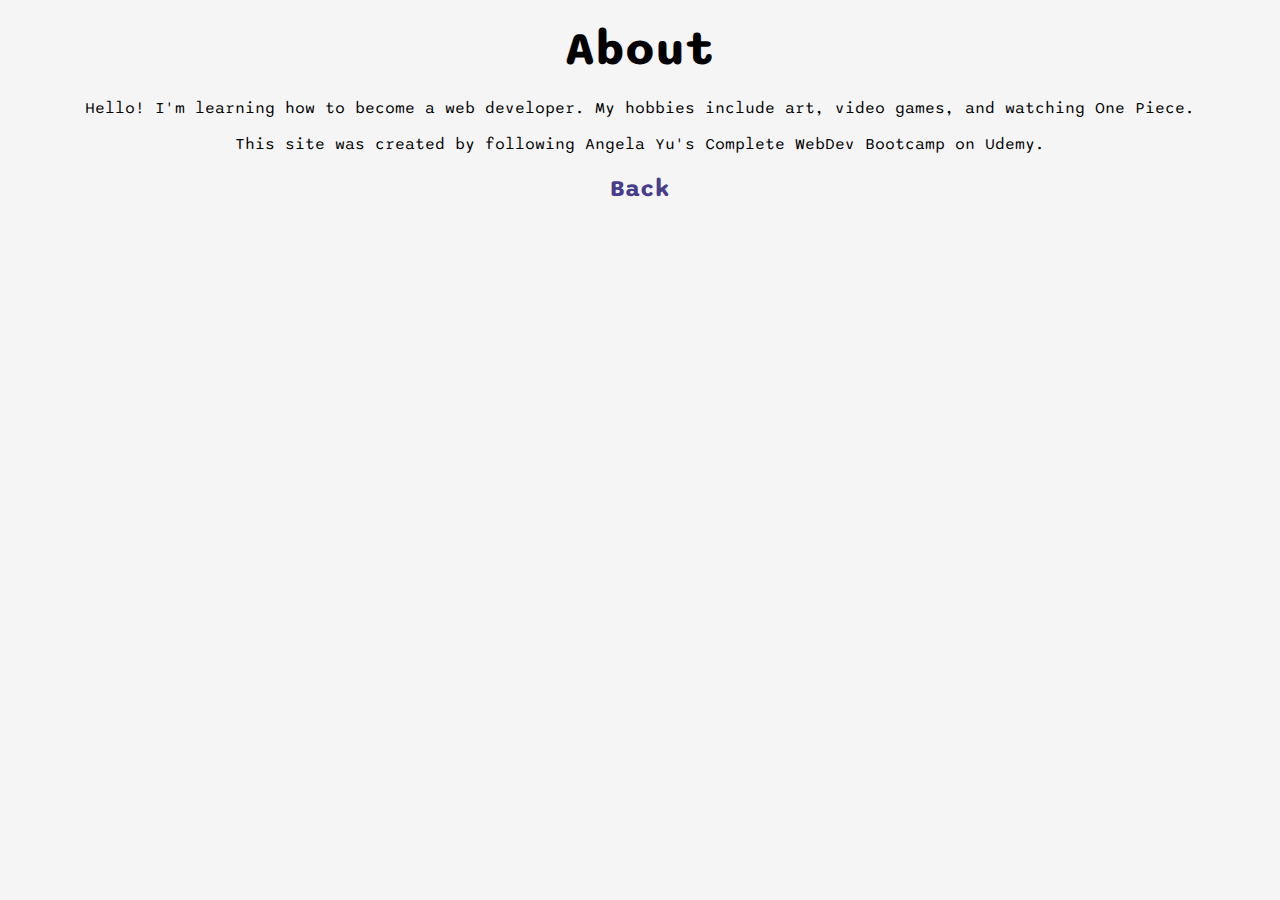
<file: public/about.html>
<!DOCTYPE html>
<html lang="en">
    <head>
        <meta charset="UTF-8">
        <meta name="viewport" content="width=device-width, initial-scale=1.0">
        <title>About</title>
        <link rel="stylesheet" href="../styles.css">
        <link rel="preconnect" href="https://fonts.googleapis.com">
        <link rel="preconnect" href="https://fonts.gstatic.com" crossorigin>
        <link href="https://fonts.googleapis.com/css2?family=Sono:wght@400;700&display=swap" rel="stylesheet">
    </head>
    <body>
        <h1>About</h1>
        <p>Hello! I'm learning how to become a web developer. My hobbies include art, video games, and watching One Piece.</p>
        <p>This site was created by following Angela Yu's Complete WebDev Bootcamp on Udemy.</p>

        <a href="../index.html"><h2>Back</h2>
    </body>
</html>
</file>
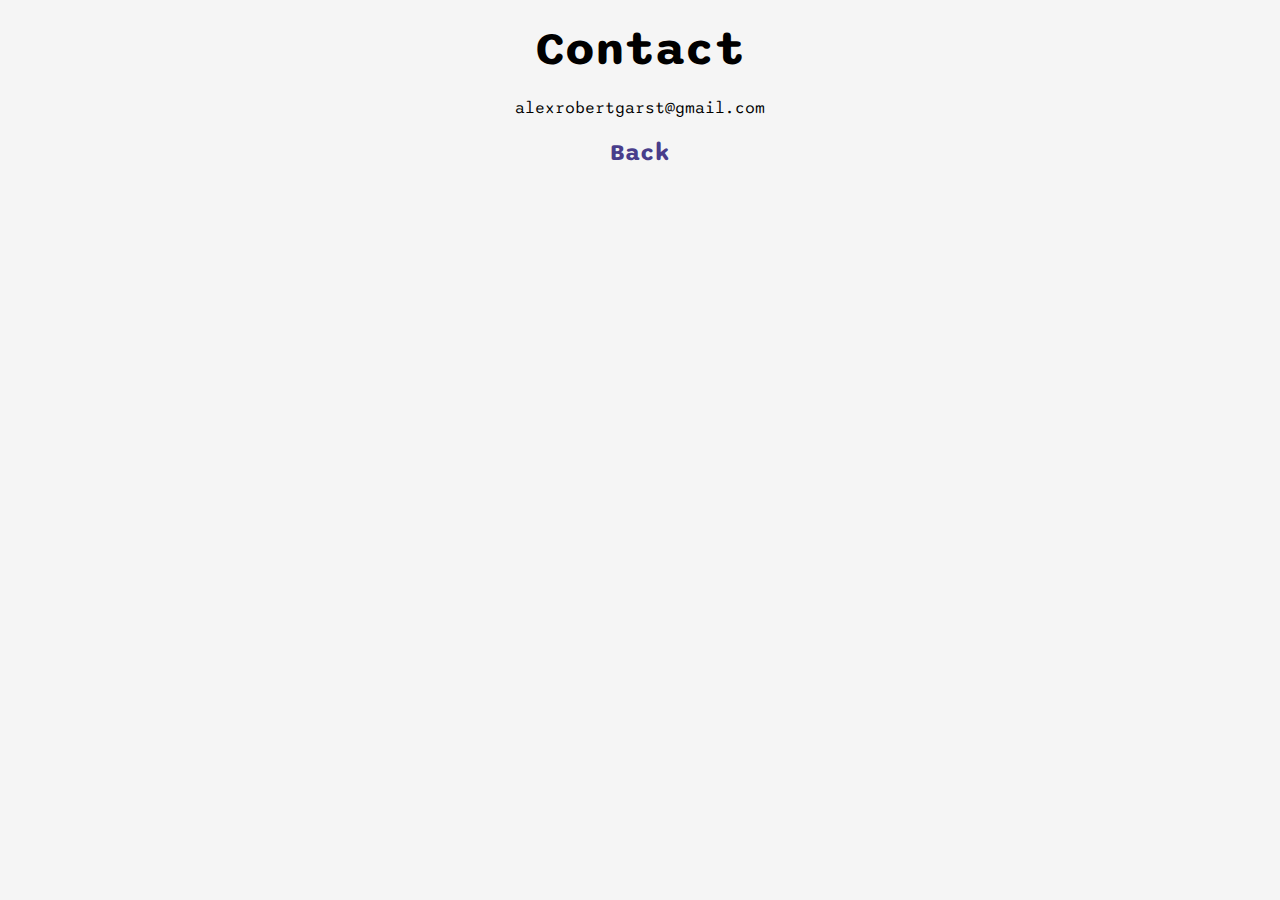
<file: public/contact.html>
<!DOCTYPE html>
<html lang="en">
    <head>
        <meta charset="UTF-8">
        <meta name="viewport" content="width=device-width, initial-scale=1.0">
        <title>Contact</title>
        <link rel="stylesheet" href="../styles.css">
        <link rel="preconnect" href="https://fonts.googleapis.com">
        <link rel="preconnect" href="https://fonts.gstatic.com" crossorigin>
        <link href="https://fonts.googleapis.com/css2?family=Sono:wght@400;700&display=swap" rel="stylesheet">
    </head>
    <body>
        <h1>Contact</h1>
        <p>alexrobertgarst@gmail.com</p>

        <a href="../index.html"><h2>Back</h2>
    </body>
</html>
</file>
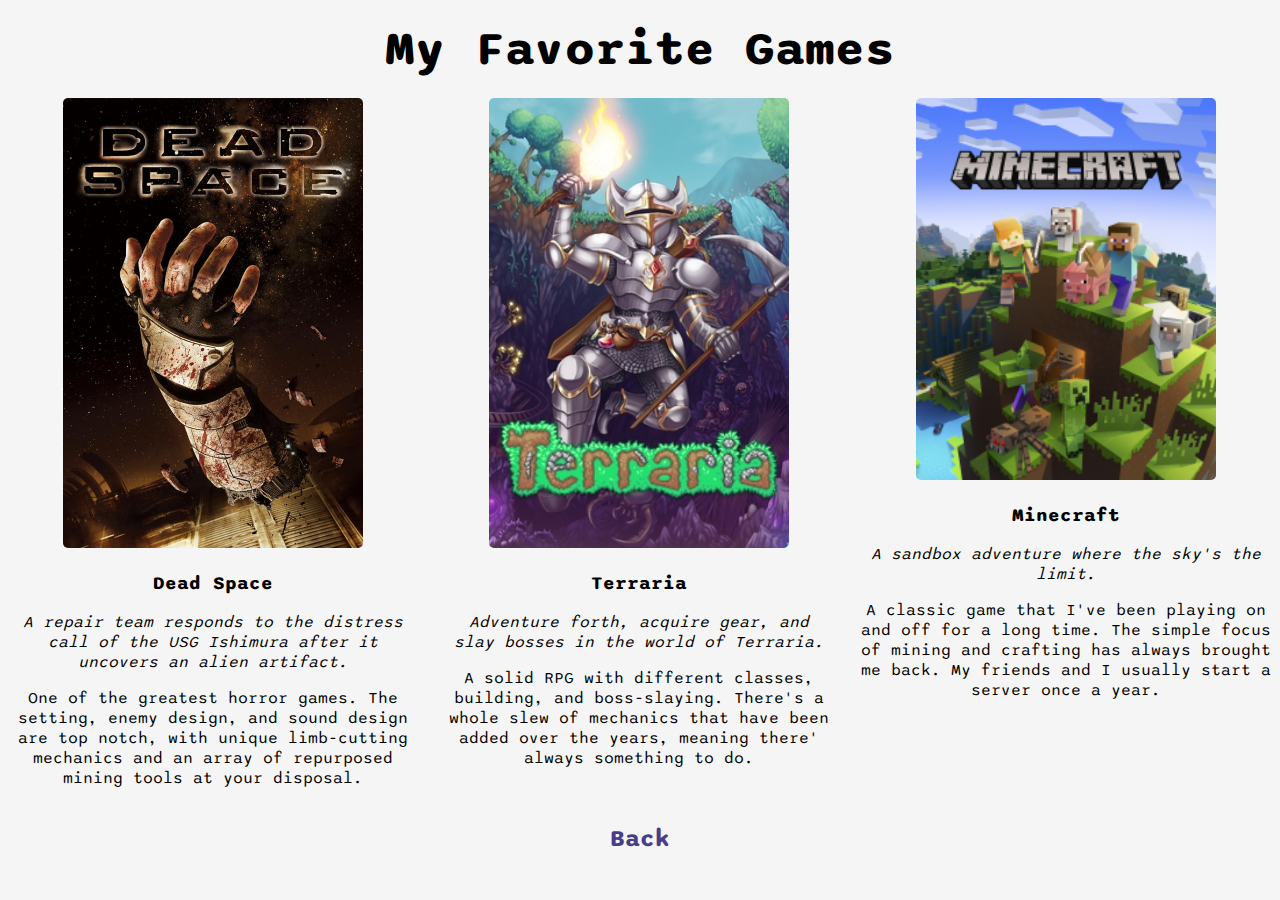
<file: public/game-ranking.html>
<!DOCTYPE html>
<html lang="en">
    <head>
        <meta charset="UTF-8">
        <meta name="viewport" content="width=device-width, initial-scale=1.0">
        <title>Favorite Games</title>
        <link rel="stylesheet" href="../styles.css">
        <link rel="preconnect" href="https://fonts.googleapis.com">
        <link rel="preconnect" href="https://fonts.gstatic.com" crossorigin>
        <link href="https://fonts.googleapis.com/css2?family=Sono:wght@400;700&display=swap" rel="stylesheet">
    </head>
    <body>
        <h1>My Favorite Games</h1>

        <div class="container">
            <div class="box">
                <img src="../assets/images/deadspace.jpg"/>
                <h3>Dead Space</h3>
                <p><i>A repair team responds to the distress call of the USG Ishimura after it uncovers an alien artifact.
                </i></p>
                <p>One of the greatest horror games. The setting, enemy design, and sound design are top notch, with unique limb-cutting mechanics and an
                    array of repurposed mining tools at your disposal. 
                </p>
            </div>
            <div class="box">
                <img src="../assets/images/terraria.jpg"/>
                <h3>Terraria</h3>
                <p><i>Adventure forth, acquire gear, and slay bosses in the world of Terraria.</i></p>
                <p>A solid RPG with different classes, building, and boss-slaying. There's a whole slew of mechanics that have been added over the years, meaning there'
                    always something to do.
                </p>
            </div>
            <div class="box">
                <img src="../assets/images/minecraft.png"/>
                <h3>Minecraft</h3>
                <p><i>A sandbox adventure where the sky's the limit.</i></p>
                <p>A classic game that I've been playing on and off for a long time. The simple focus of mining and crafting has always brought me back. My friends
                    and I usually start a server once a year.
                </p>
            </div>
        </div>

        <a href="../index.html"><h2>Back</h2></a>

    </body>
</html>
</file>
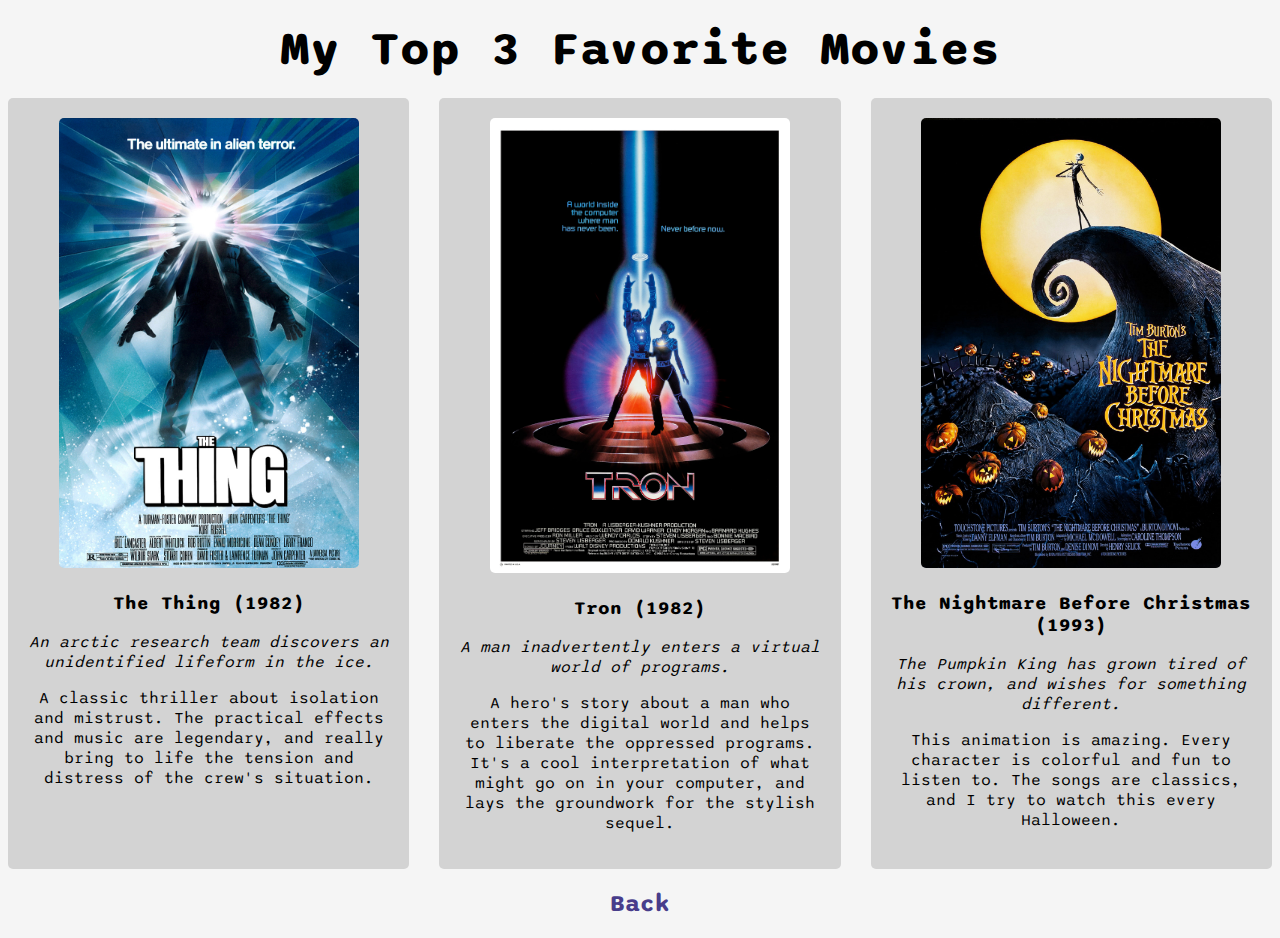
<file: public/movie-ranking.html>
<!DOCTYPE html>
<html lang="en">
    <head>
        <meta charset="UTF-8">
        <meta name="viewport" content="width=device-width, initial-scale=1.0">
        <title>Favorite Movies</title>
        <link rel="stylesheet" href="../styles.css">
        <link rel="preconnect" href="https://fonts.googleapis.com">
        <link rel="preconnect" href="https://fonts.gstatic.com" crossorigin>
        <link href="https://fonts.googleapis.com/css2?family=Sono:wght@400;700&display=swap" rel="stylesheet">
    </head>
    <body>
        <h1>My Top 3 Favorite Movies</h1>

        
        <div class="container">
            <div class="one">
            <img src="../assets/images/thething.jpg" width="200"/>
            <h3>The Thing (1982)</h3>
            <p><i>An arctic research team discovers an unidentified lifeform in the ice.</i></p>
            <p>A classic thriller about isolation and mistrust. 
            The practical effects and music are legendary, and really bring to life the tension and distress of the crew's situation.</p>
            </div>

            <div class="two">
            <img src="../assets/images/tron.jpg" width="200"/>
            <h3>Tron (1982)</h3>
            <p><i>A man inadvertently enters a virtual world of programs.</i></p>
            <p>A hero's story about a man who enters the digital world and helps to liberate the oppressed programs.
            It's a cool interpretation of what might go on in your computer, and lays the groundwork for the stylish sequel.</p>
            </div>
            
            <div class="three">
            <img src="../assets/images/xmas.jpg" width="200"/>
            <h3>The Nightmare Before Christmas (1993)</h3>
            <p><i>The Pumpkin King has grown tired of his crown, and wishes for something different.</i></p>
            <p>This animation is amazing. Every character is colorful and fun to listen to. The songs are classics,
            and I try to watch this every Halloween.
            </p>
            </div>
        </div>

        <a href="../index.html"><h2>Back</h2>
    </body>
</html>
</file>
<file: styles.css>
body {
    background-color: whitesmoke;
    font-family: 'Sono', sans-serif;
    text-align: center;
}

h1 {
    font-size: 3rem;
    margin: 20px;
}

a {
    text-decoration: unset;
    color: darkslateblue;
}

a:hover {
    text-decoration: underline;
}

.container {
    display: flex;
    flex-direction: row;
    justify-content: center;
    height: 100%;
    gap: 30px;
}

.one, .two, .three {
    flex: 1;
    background-color: lightgrey;
    padding: 20px;
    border-radius: 5px;
    max-width: 500px;
}

.bottom {

    margin: 20px 0;
}

img {
    border-radius: 5px;
    width: 300px;
    /* height: 300px; */
}

@media (max-width:800px) {
    .container {
        flex-direction: column;
        align-items: center;
        height: 100%;
    }

    .box {
        min-width: 500px;
    }
}
</file>
